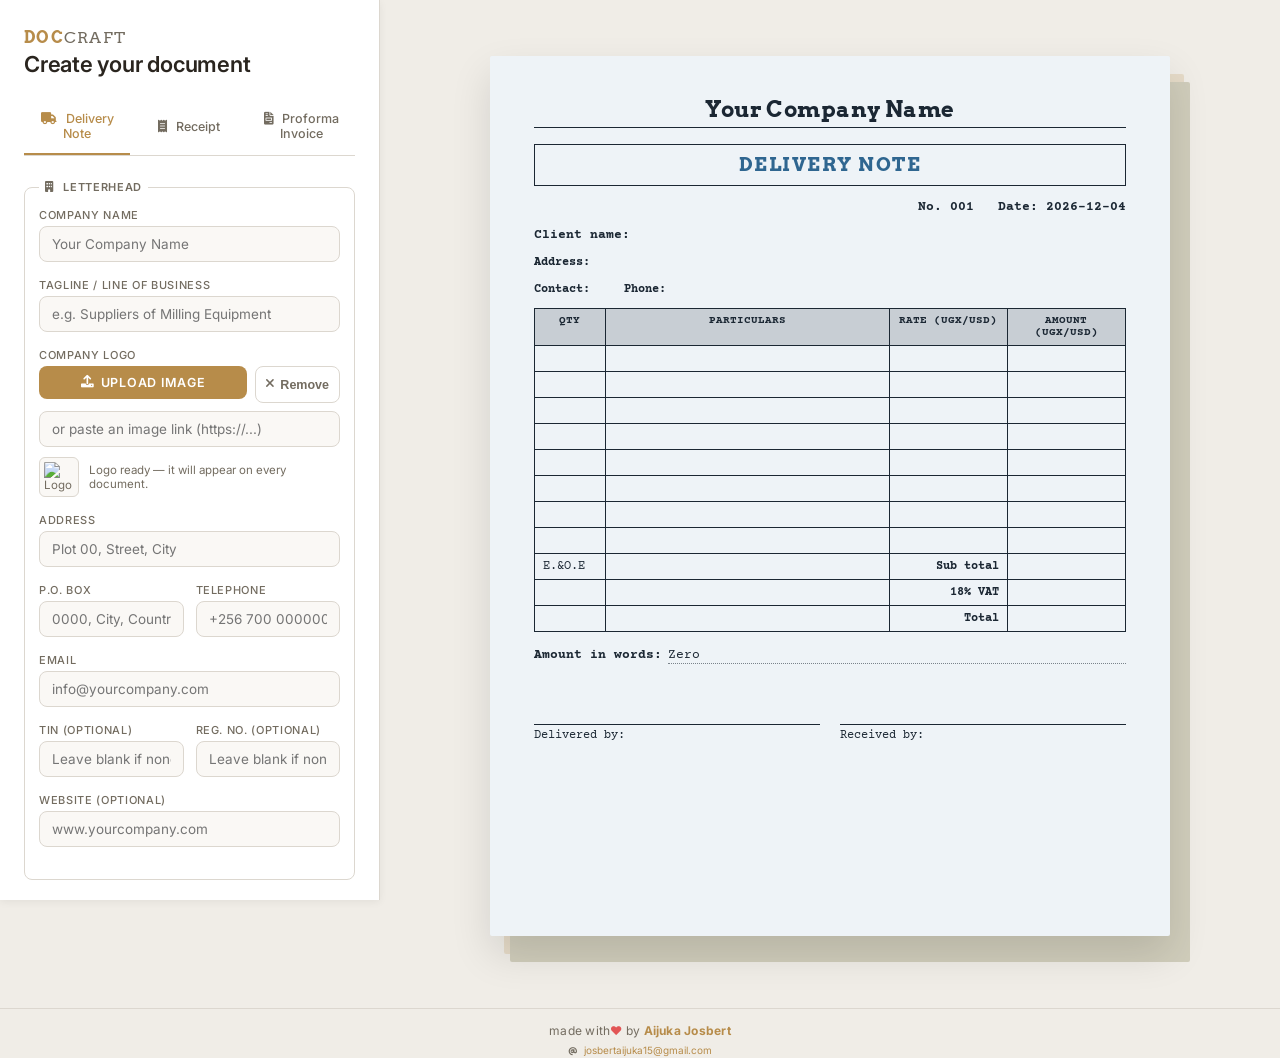
<file: index.html>
<!doctype html>
<html lang="en">

<head>
  <meta charset="UTF-8" />
  <title>
    Document Generator — Free Online Delivery Note, Receipt &amp; Proforma
    Invoice Maker
  </title>
  <meta name="viewport" content="width=device-width, initial-scale=1" />

  <!-- ===== SEO ===== -->
  <meta name="description"
    content="Create professional delivery notes, receipts, and proforma invoices online — free. Add your own logo and brand colors, auto-calculate totals and VAT, and print or save as PDF instantly. Works for any business." />
  <meta name="keywords"
    content="receipt generator, delivery note generator, proforma invoice generator, free invoice maker, printable receipt, online billing tool, receipt maker, invoice maker Uganda" />
  <meta name="robots" content="index, follow" />
  <meta name="author" content="BeyondCode Tech Solutions / Aijuka Josbert" />
  <meta name="theme-color" content="#2F6690" />
  <link rel="canonical" href="https://aijuka-josbert.github.io/onlinereceiptfillables_b/" />
  <link rel="canonical" href="https://onlinedocumentfillment.fwh.is/" />

  <!-- Open Graph -->
  <meta property="og:type" content="website" />
  <meta property="og:site_name" content="Document Generator" />
  <meta property="og:title"
    content="Document Generator — Free Online Delivery Note, Receipt & Proforma Invoice Maker" />
  <meta property="og:description"
    content="Create branded delivery notes, receipts, and proforma invoices online. Your logo, your colors, instant PDF." />
  <meta property="og:url" content="https://aijuka-josbert.github.io/onlinereceiptfillables_b/" />
  <meta property="og:url" content="https://onlinedocumentfillment.fwh.is/" />
  <meta property="og:image" content="./assets/og-image.png" />
  <!-- Tip: add a 1200x630 screenshot of the app at assets/og-image.png so links preview nicely when shared -->

  <!-- Twitter Card -->
  <meta name="twitter:card" content="summary_large_image" />
  <meta name="twitter:title"
    content="Document Generator — Free Online Delivery Note, Receipt & Proforma Invoice Maker" />
  <meta name="twitter:description"
    content="Create branded delivery notes, receipts, and proforma invoices online. Your logo, your colors, instant PDF." />
  <meta name="twitter:image" content="./assets/og-image.png" />

  <!-- Favicon (inline SVG, no extra file needed) -->
  <link rel="icon"
    href="data:image/svg+xml,%3Csvg xmlns='http://www.w3.org/2000/svg' viewBox='0 0 100 100'%3E%3Crect width='100' height='100' rx='18' fill='%232F6690'/%3E%3Cpath d='M28 22h44a4 4 0 0 1 4 4v56l-9-6-9 6-9-6-9 6-9-6-9 6V26a4 4 0 0 1 4-4z' fill='%23fff'/%3E%3Cpath d='M36 38h28M36 48h28M36 58h18' stroke='%232F6690' stroke-width='4' stroke-linecap='round'/%3E%3C/svg%3E" />

  <!-- Structured data -->
  <script type="application/ld+json">
      {
        "@context": "https://schema.org",
        "@type": "WebApplication",
        "name": "Document Generator",
        "description": "Free online tool to create delivery notes, receipts, and proforma invoices with custom logos and brand colors.",
        "applicationCategory": "BusinessApplication",
        "operatingSystem": "Any",
        "offers": { "@type": "Offer", "price": "0", "priceCurrency": "USD" }
      }
    </script>

  <!-- Google Fonts -->
  <link rel="preconnect" href="https://fonts.googleapis.com" />
  <link rel="preconnect" href="https://fonts.gstatic.com" crossorigin />
  <link
    href="https://fonts.googleapis.com/css2?family=Courier+Prime:wght@400;700&family=Arvo:wght@700&family=Inter:opsz@14..32&display=swap"
    rel="stylesheet" />
  <!-- Font Awesome 6 (Free) -->
  <link rel="stylesheet" href="https://cdnjs.cloudflare.com/ajax/libs/font-awesome/6.0.0-beta3/css/all.min.css" />
  <link rel="stylesheet" href="./assets/css/style.css" />
</head>

<body>
  <h1 class="sr-only">
    Free Online Document Generator — Delivery Notes, Receipts and Proforma
    Invoices
  </h1>
  <div class="app" id="app">
    <!-- ===== SIDEBAR ===== -->
    <aside class="sidebar" id="sidebar" aria-label="Document editor">
      <div class="sidebar-header">
        <p class="brand"><strong>Doc</strong>Craft</p>
        <p class="sidebar-title">Create your document</p>
      </div>

      <!-- Tabs -->
      <div class="tabs" id="tabs" role="tablist">
        <button class="tab active" data-doc="dn" role="tab" aria-selected="true">
          <i class="fas fa-truck"></i> Delivery Note
        </button>
        <button class="tab" data-doc="rc" role="tab" aria-selected="false">
          <i class="fas fa-receipt"></i> Receipt
        </button>
        <button class="tab" data-doc="pf" role="tab" aria-selected="false">
          <i class="fas fa-file-invoice"></i> Proforma Invoice
        </button>
      </div>

      <!-- Letterhead -->
      <fieldset>
        <legend><i class="fas fa-building"></i> Letterhead</legend>
        <div class="field-group">
          <label for="hd-name">Company Name</label>
          <input id="hd-name" placeholder="Your Company Name" />
        </div>
        <div class="field-group">
          <label for="hd-tagline">Tagline / Line of Business</label>
          <input id="hd-tagline" placeholder="e.g. Suppliers of Milling Equipment" />
        </div>

        <div class="field-group">
          <label>Company Logo</label>
          <div class="logo-controls">
            <label class="upload-btn" for="hd-logo-file">
              <i class="fas fa-upload"></i> Upload image
              <input type="file" id="hd-logo-file" accept="image/*" hidden />
            </label>
            <button type="button" class="upload-btn ghost" id="hd-logo-clear">
              <i class="fas fa-times"></i> Remove
            </button>
          </div>
          <input id="hd-logo-url" placeholder="or paste an image link (https://...)" style="margin-top: 8px" />
          <div class="logo-preview-row" id="logo-preview-row" hidden>
            <img id="logo-preview" alt="Logo preview" />
            <span>Logo ready — it will appear on every document.</span>
          </div>
        </div>

        <div class="field-group">
          <label for="hd-addr">Address</label>
          <input id="hd-addr" placeholder="Plot 00, Street, City" />
        </div>
        <div class="field-group two-col">
          <div>
            <label for="hd-pobox">P.O. Box</label>
            <input id="hd-pobox" placeholder="0000, City, Country" />
          </div>
          <div>
            <label for="hd-phone">Telephone</label>
            <input id="hd-phone" placeholder="+256 700 000000" />
          </div>
        </div>
        <div class="field-group">
          <label for="hd-email">Email</label>
          <input id="hd-email" placeholder="info@yourcompany.com" />
        </div>
        <div class="field-group two-col">
          <div>
            <label for="hd-tin">TIN (optional)</label>
            <input id="hd-tin" placeholder="Leave blank if none" />
          </div>
          <div>
            <label for="hd-reg">Reg. No. (optional)</label>
            <input id="hd-reg" placeholder="Leave blank if none" />
          </div>
        </div>
        <div class="field-group">
          <label for="hd-web">Website (optional)</label>
          <input id="hd-web" placeholder="www.yourcompany.com" />
        </div>
      </fieldset>

      <!-- Delivery Note -->
      <div id="panel-dn">
        <fieldset>
          <legend><i class="fas fa-file-signature"></i> Delivery Note</legend>
          <div class="field-group two-col">
            <div>
              <label for="dn-no">Document No.</label><input id="dn-no" value="001" />
            </div>
            <div>
              <label for="dn-date">Date</label><input id="dn-date" type="date" />
            </div>
          </div>
          <div class="field-group">
            <label for="dn-client">Client Name</label>
            <input id="dn-client" placeholder="Client name" />
          </div>
          <div class="field-group">
            <label for="dn-client-addr">Client Address</label>
            <input id="dn-client-addr" placeholder="Client address" />
          </div>
          <div class="field-group two-col">
            <div>
              <label for="dn-contact">Contact Person</label><input id="dn-contact" placeholder="Contact person" />
            </div>
            <div>
              <label for="dn-phone">Phone Number</label><input id="dn-phone" placeholder="Phone number" />
            </div>
          </div>
        </fieldset>
        <fieldset>
          <legend><i class="fas fa-list"></i> Items</legend>
          <div id="dn-rows"></div>
          <button class="add-row" id="dn-add-row" type="button">
            <i class="fas fa-plus-circle"></i> Add item
          </button>
        </fieldset>
        <fieldset>
          <legend>
            <i class="fas fa-calculator"></i> Totals &amp; Sign‑off
          </legend>
          <div class="check-row">
            <input type="checkbox" id="dn-vat" />
            <label style="margin: 0" for="dn-vat">Apply 18% VAT</label>
          </div>
          <div class="field-group">
            <label for="dn-words">Amount in words</label>
            <input id="dn-words" placeholder="auto-filled from total" readonly />
          </div>
          <div class="field-group two-col">
            <div>
              <label for="dn-delby">Delivered by</label><input id="dn-delby" />
            </div>
            <div>
              <label for="dn-recby">Received by</label><input id="dn-recby" />
            </div>
          </div>
        </fieldset>
        <fieldset class="appearance-fieldset">
          <legend><i class="fas fa-palette"></i> Delivery Note colors</legend>
          <div class="swatch-row" data-doc="dn"></div>
          <div class="color-pick-row">
            <label class="color-pick">
              <span>Background</span>
              <input type="color" id="dn-c-paper" />
            </label>
            <label class="color-pick">
              <span>Text</span>
              <input type="color" id="dn-c-ink" />
            </label>
            <label class="color-pick">
              <span>Accent</span>
              <input type="color" id="dn-c-accent" />
            </label>
          </div>
          <button class="theme-reset" type="button" data-doc="dn">
            Reset to default colors
          </button>
        </fieldset>
      </div>

      <!-- Receipt -->
      <div id="panel-rc" style="display: none">
        <fieldset>
          <legend><i class="fas fa-receipt"></i> Receipt</legend>
          <div class="field-group two-col">
            <div>
              <label for="rc-no">Receipt No.</label><input id="rc-no" value="001" />
            </div>
            <div>
              <label for="rc-date">Date</label><input id="rc-date" type="date" />
            </div>
          </div>
          <div class="field-group">
            <label for="rc-from">Received From</label>
            <input id="rc-from" placeholder="Client name" />
          </div>
          <div class="field-group">
            <label for="rc-for">Payment Description</label>
            <textarea id="rc-for" placeholder="Description of goods or service"></textarea>
          </div>
          <div class="field-group">
            <label for="rc-method">Payment Method</label>
            <select id="rc-method">
              <option value="Cash">Cash</option>
              <option value="Cheque">Cheque</option>
              <option value="Bank Transfer">Bank Transfer</option>
              <option value="Mobile Money">Mobile Money</option>
            </select>
          </div>
          <div class="field-group two-col">
            <div>
              <label for="rc-cash">Cash / Cheque No.</label>
              <input id="rc-cash" placeholder="Cash" />
            </div>
            <div>
              <label for="rc-bal">Balance</label><input id="rc-bal" placeholder="NIL" />
            </div>
          </div>
          <div class="field-group">
            <label for="rc-amt">Amount (UGX / USD)</label>
            <input id="rc-amt" placeholder="0" inputmode="decimal" />
          </div>
          <div class="field-group">
            <label for="rc-words">Amount in words</label>
            <input id="rc-words" placeholder="auto-filled from amount" readonly />
          </div>
          <div class="field-group">
            <label for="rc-issued">Issued By</label>
            <input id="rc-issued" />
          </div>
        </fieldset>
        <fieldset class="appearance-fieldset">
          <legend><i class="fas fa-palette"></i> Receipt colors</legend>
          <div class="swatch-row" data-doc="rc"></div>
          <div class="color-pick-row">
            <label class="color-pick">
              <span>Background</span>
              <input type="color" id="rc-c-paper" />
            </label>
            <label class="color-pick">
              <span>Text</span>
              <input type="color" id="rc-c-ink" />
            </label>
            <label class="color-pick">
              <span>Accent</span>
              <input type="color" id="rc-c-accent" />
            </label>
          </div>
          <button class="theme-reset" type="button" data-doc="rc">
            Reset to default colors
          </button>
        </fieldset>
      </div>

      <!-- Proforma Invoice -->
      <div id="panel-pf" style="display: none">
        <fieldset>
          <legend>
            <i class="fas fa-file-invoice"></i> Proforma Invoice
          </legend>
          <div class="field-group two-col">
            <div>
              <label for="pf-no">Invoice No.</label><input id="pf-no" value="001" />
            </div>
            <div>
              <label for="pf-date">Date</label><input id="pf-date" type="date" />
            </div>
          </div>
          <div class="field-group">
            <label for="pf-client">M/s (Client)</label>
            <input id="pf-client" placeholder="Client name" />
          </div>
          <div class="field-group">
            <label for="pf-client-addr">Client Address</label>
            <input id="pf-client-addr" placeholder="Client address" />
          </div>
        </fieldset>
        <fieldset>
          <legend><i class="fas fa-list"></i> Items</legend>
          <div id="pf-rows"></div>
          <button class="add-row" id="pf-add-row" type="button">
            <i class="fas fa-plus-circle"></i> Add item
          </button>
          <div class="check-row" style="margin-top: 12px">
            <input type="checkbox" id="pf-vat" />
            <label style="margin: 0" for="pf-vat">Apply 18% VAT</label>
          </div>
        </fieldset>
        <fieldset>
          <legend>
            <i class="fas fa-file-contract"></i> Terms &amp; Contact
          </legend>
          <div class="field-group">
            <label for="pf-terms">Payment Terms</label>
            <input id="pf-terms" value="Cash on delivery" />
          </div>
          <div class="field-group">
            <label for="pf-contact">Contact Information</label>
            <input id="pf-contact" placeholder="Phone number" />
          </div>
          <div class="field-group">
            <label for="pf-words">Amount in words</label>
            <input id="pf-words" placeholder="auto-filled from total" readonly />
          </div>
        </fieldset>
        <fieldset class="appearance-fieldset">
          <legend>
            <i class="fas fa-palette"></i> Proforma Invoice colors
          </legend>
          <div class="swatch-row" data-doc="pf"></div>
          <div class="color-pick-row">
            <label class="color-pick">
              <span>Background</span>
              <input type="color" id="pf-c-paper" />
            </label>
            <label class="color-pick">
              <span>Text</span>
              <input type="color" id="pf-c-ink" />
            </label>
            <label class="color-pick">
              <span>Accent</span>
              <input type="color" id="pf-c-accent" />
            </label>
          </div>
          <button class="theme-reset" type="button" data-doc="pf">
            Reset to default colors
          </button>
        </fieldset>
      </div>

      <!-- Action buttons -->
      <div class="action-row">
        <button class="action-btn" id="btn-today" type="button">
          <i class="fas fa-calendar-day"></i> Today
        </button>
        <button class="action-btn" id="btn-reset" type="button">
          <i class="fas fa-undo-alt"></i> Reset
        </button>
        <button class="action-btn" id="btn-duplicate" type="button">
          <i class="fas fa-copy"></i> Duplicate
        </button>
        <button class="action-btn" id="btn-clear" type="button">
          <i class="fas fa-trash-alt"></i> Clear All
        </button>
      </div>
      <div class="action-row">
        <button class="action-btn" id="btn-dark" type="button">
          <i class="fas fa-moon"></i> Dark / Light UI
        </button>
        <button class="action-btn" id="btn-save" type="button">
          <i class="fas fa-save"></i> Save
        </button>
      </div>

      <button class="print-btn" id="btn-print" type="button">
        <i class="fas fa-print"></i> Print / Save as PDF
      </button>
      <p class="hint">
        Fill the fields on the left — the sheet on the right updates as you
        type. Each document type keeps its own colors so printed copies are
        easy to tell apart at a glance.
        <br /><kbd>Ctrl+P</kbd> print · <kbd>Ctrl+S</kbd> save
      </p>
    </aside>

    <!-- ===== PREVIEW STAGE ===== -->
    <main class="stage" id="stage">
      <div class="paper-wrap">
        <div class="paper" id="paper"></div>
      </div>
    </main>
  </div>
  <div class="footer-credit" style="
        margin-top: 16px;
        padding-top: 12px;
        border-top: 1px solid var(--chrome-line);
        text-align: center;
        font-size: 11px;
        color: var(--chrome-muted);
        line-height: 1.6;
      ">
    <h5 style="
          margin: 0;
          font-weight: 400;
          font-family: &quot;Inter&quot;, sans-serif;
          letter-spacing: 0.02em;
        ">
      made with<span style="color: #e25555">❤</span> by
      <strong style="color: var(--accent)">
        <a href="https://github.com/Aijuka-Josbert" style="color: var(--accent); text-decoration: none">Aijuka
          Josbert</a></strong>
    </h5>
    <p style="margin: 2px 0 0 0; font-size: 10px">
      <i class="fas fa-at" style="margin-right: 4px; font-size: 9px"></i>
      <a href="mailto:josbertaijuka15@gmail.com"
        style="color: var(--accent); text-decoration: none">josbertaijuka15@gmail.com</a>
    </p>
  </div>
  <script src="./assets/js/script.js"></script>
</body>

</html>
</file>
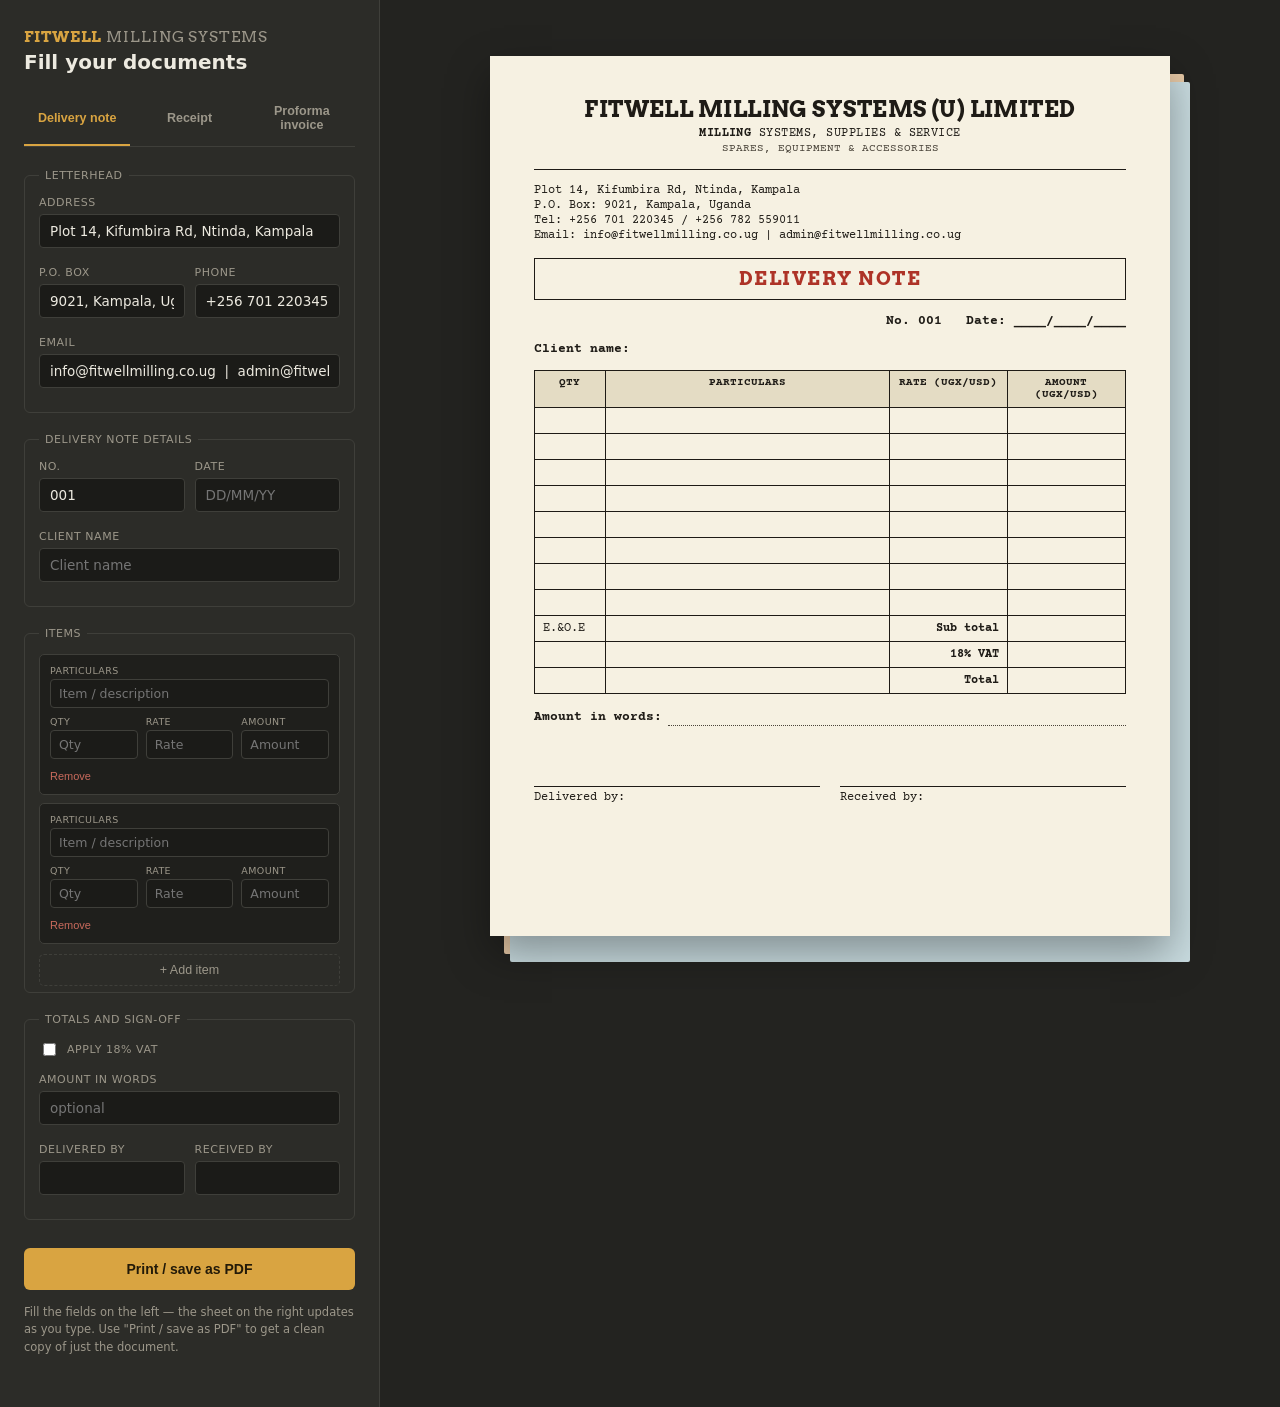
<file: fitwell-documents.html>
<!DOCTYPE html>
<html lang="en">
<head>
<meta charset="UTF-8">
<title>Fitwell Milling Systems — Document Book</title>
<meta name="viewport" content="width=device-width, initial-scale=1">
<link rel="preconnect" href="https://fonts.googleapis.com">
<link href="https://fonts.googleapis.com/css2?family=Courier+Prime:wght@400;700&family=Arvo:wght@700&display=swap" rel="stylesheet">
<style>
  :root{
    --paper:#F6F1E2;
    --paper-shadow-1:#E7C9A6;
    --paper-shadow-2:#C9DCE0;
    --ink:#1E1B16;
    --ink-soft:#4A443A;
    --stamp:#AE3327;
    --rule:#B7AC93;
    --chrome-bg:#232320;
    --chrome-panel:#2C2C28;
    --chrome-line:#3F3F3A;
    --chrome-text:#EDEAE0;
    --chrome-muted:#9C978A;
    --accent:#D9A441;
  }
  *{box-sizing:border-box;}
  body{
    margin:0;
    background:var(--chrome-bg);
    color:var(--chrome-text);
    font-family:'Segoe UI',system-ui,-apple-system,sans-serif;
  }
  .app{
    display:grid;
    grid-template-columns:380px 1fr;
    min-height:100vh;
  }
  .sidebar{
    background:var(--chrome-panel);
    border-right:1px solid var(--chrome-line);
    padding:28px 24px 40px;
    overflow-y:auto;
  }
  .brand{
    font-family:'Arvo',serif;
    font-size:15px;
    letter-spacing:0.06em;
    color:var(--chrome-muted);
    text-transform:uppercase;
    margin:0 0 4px;
  }
  .brand strong{color:var(--accent);}
  h1{
    font-size:20px;
    font-weight:700;
    margin:0 0 20px;
    color:var(--chrome-text);
  }
  .tabs{
    display:flex;
    gap:6px;
    margin-bottom:22px;
    border-bottom:1px solid var(--chrome-line);
    padding-bottom:0;
  }
  .tab{
    flex:1;
    background:transparent;
    border:none;
    color:var(--chrome-muted);
    font-size:12.5px;
    font-weight:600;
    padding:10px 4px 12px;
    cursor:pointer;
    border-bottom:2px solid transparent;
    text-align:center;
  }
  .tab.active{
    color:var(--accent);
    border-bottom-color:var(--accent);
  }
  .field-group{margin-bottom:18px;}
  .field-group.two-col{
    display:grid;
    grid-template-columns:1fr 1fr;
    gap:10px;
  }
  label{
    display:block;
    font-size:11px;
    text-transform:uppercase;
    letter-spacing:0.05em;
    color:var(--chrome-muted);
    margin-bottom:5px;
  }
  input,textarea,select{
    width:100%;
    background:#1B1B18;
    border:1px solid var(--chrome-line);
    color:var(--chrome-text);
    font-size:13.5px;
    padding:8px 10px;
    border-radius:4px;
    font-family:inherit;
  }
  input:focus,textarea:focus,select:focus{
    outline:none;
    border-color:var(--accent);
  }
  textarea{resize:vertical;min-height:56px;}
  fieldset{
    border:1px solid var(--chrome-line);
    border-radius:6px;
    padding:14px 14px 6px;
    margin:0 0 20px;
  }
  legend{
    font-size:11px;
    text-transform:uppercase;
    letter-spacing:0.05em;
    color:var(--chrome-muted);
    padding:0 6px;
  }
  .row-item{
    border:1px solid var(--chrome-line);
    border-radius:5px;
    padding:10px;
    margin-bottom:8px;
    background:#1F1F1C;
  }
  .row-item .row-desc{
    margin-bottom:8px;
  }
  .row-item .row-grid{
    display:grid;
    grid-template-columns:1fr 1fr 1fr;
    gap:8px;
    margin-bottom:6px;
  }
  .row-item input{font-size:12.5px;padding:6px 8px;}
  .row-item .mini-label{
    font-size:9.5px;
    color:var(--chrome-muted);
    text-transform:uppercase;
    letter-spacing:0.04em;
    margin:0 0 3px;
  }
  .remove-row{
    background:none;
    border:none;
    color:#C96A5C;
    font-size:11px;
    cursor:pointer;
    padding:0;
  }
  .add-row{
    width:100%;
    background:transparent;
    border:1px dashed var(--chrome-line);
    color:var(--chrome-muted);
    padding:8px;
    border-radius:5px;
    font-size:12.5px;
    cursor:pointer;
    margin-top:2px;
  }
  .add-row:hover{border-color:var(--accent);color:var(--accent);}
  .check-row{
    display:flex;
    align-items:center;
    gap:8px;
    font-size:12.5px;
    color:var(--chrome-text);
    margin-bottom:14px;
  }
  .check-row input{width:auto;}
  .print-btn{
    width:100%;
    background:var(--accent);
    color:#231A08;
    border:none;
    font-weight:700;
    font-size:14px;
    padding:13px;
    border-radius:6px;
    cursor:pointer;
    margin-top:8px;
  }
  .print-btn:hover{filter:brightness(1.08);}
  .hint{
    font-size:11.5px;
    color:var(--chrome-muted);
    line-height:1.5;
    margin-top:14px;
  }

  .stage{
    display:flex;
    justify-content:center;
    align-items:flex-start;
    padding:56px 40px;
    overflow-x:auto;
  }
  .paper-wrap{
    position:relative;
    width:680px;
    flex-shrink:0;
  }
  .paper-wrap::before,.paper-wrap::after{
    content:"";
    position:absolute;
    top:10px; left:8px; right:-8px; bottom:-10px;
    border-radius:2px;
    z-index:0;
  }
  .paper-wrap::before{
    background:var(--paper-shadow-1);
    transform:translate(6px,8px);
  }
  .paper-wrap::after{
    background:var(--paper-shadow-2);
    transform:translate(12px,16px);
  }
  .paper{
    position:relative;
    z-index:1;
    background:var(--paper);
    color:var(--ink);
    padding:40px 44px 48px;
    font-family:'Courier Prime',monospace;
    box-shadow:0 18px 40px rgba(0,0,0,0.35);
    min-height:880px;
  }
  .co-name{
    font-family:'Arvo',serif;
    font-size:22px;
    font-weight:700;
    text-align:center;
    letter-spacing:0.02em;
    margin:0 0 4px;
  }
  .co-tag{
    text-align:center;
    font-size:12px;
    letter-spacing:0.04em;
    margin:0 0 2px;
  }
  .co-tag b{font-weight:700;}
  .co-sub{
    text-align:center;
    font-size:11px;
    color:var(--ink-soft);
    margin:0 0 14px;
  }
  .hr{
    border:none;
    border-top:1.5px solid var(--ink);
    margin:0 0 14px;
  }
  .addr-block p{
    margin:0 0 2px;
    font-size:11.5px;
  }
  .title-box{
    border:1.5px solid var(--ink);
    text-align:center;
    padding:8px 0;
    margin:16px 0 14px;
  }
  .title-box span{
    font-family:'Arvo',serif;
    font-weight:700;
    font-size:19px;
    color:var(--stamp);
    letter-spacing:0.08em;
  }
  .meta-row{
    display:flex;
    justify-content:flex-end;
    gap:24px;
    font-size:12.5px;
    font-weight:700;
    margin-bottom:14px;
  }
  .client-row{
    font-size:13px;
    margin-bottom:14px;
  }
  .client-row b{font-weight:700;}
  table.doc-table{
    width:100%;
    border-collapse:collapse;
    margin-bottom:16px;
  }
  table.doc-table th,table.doc-table td{
    border:1px solid var(--ink);
    padding:6px 8px;
    font-size:11.5px;
    vertical-align:top;
  }
  table.doc-table th{
    background:#E4DCC4;
    text-align:center;
    font-size:10.5px;
    text-transform:uppercase;
  }
  table.doc-table td.num{text-align:center;}
  table.doc-table td.right{text-align:right;}
  .fill-line{
    font-size:12.5px;
    margin:0 0 12px;
    display:flex;
    gap:6px;
  }
  .fill-line b{white-space:nowrap;}
  .fill-line .under{
    flex:1;
    border-bottom:1px dotted var(--ink-soft);
    min-height:16px;
  }
  .sig-grid{
    display:grid;
    grid-template-columns:1fr 1fr;
    gap:20px;
    margin-top:34px;
    font-size:12px;
  }
  .sig-line{
    border-top:1px solid var(--ink);
    margin-top:26px;
    padding-top:4px;
  }
  .paper-footer{
    text-align:center;
    font-size:10.5px;
    font-style:italic;
    color:var(--ink-soft);
    margin-top:18px;
  }

  @media print{
    body{background:#fff;}
    .sidebar,.stage{padding:0;}
    .app{display:block;}
    .sidebar{display:none;}
    .stage{padding:0;justify-content:flex-start;}
    .paper-wrap::before,.paper-wrap::after{display:none;}
    .paper{box-shadow:none;width:100%;min-height:0;}
  }
</style>
</head>
<body>
<div class="app">
  <div class="sidebar">
    <p class="brand"><strong>Fitwell</strong> Milling Systems</p>
    <h1>Fill your documents</h1>

    <div class="tabs">
      <button class="tab active" data-doc="dn">Delivery note</button>
      <button class="tab" data-doc="rc">Receipt</button>
      <button class="tab" data-doc="pf">Proforma invoice</button>
    </div>

    <fieldset>
      <legend>Letterhead</legend>
      <div class="field-group">
        <label>Address</label>
        <input id="hd-addr" value="Plot 14, Kifumbira Rd, Ntinda, Kampala">
      </div>
      <div class="field-group two-col">
        <div>
          <label>P.O. Box</label>
          <input id="hd-pobox" value="9021, Kampala, Uganda">
        </div>
        <div>
          <label>Phone</label>
          <input id="hd-phone" value="+256 701 220345 / +256 782 559011">
        </div>
      </div>
      <div class="field-group">
        <label>Email</label>
        <input id="hd-email" value="info@fitwellmilling.co.ug  |  admin@fitwellmilling.co.ug">
      </div>
    </fieldset>

    <div id="panel-dn">
      <fieldset>
        <legend>Delivery note details</legend>
        <div class="field-group two-col">
          <div><label>No.</label><input id="dn-no" value="001"></div>
          <div><label>Date</label><input id="dn-date" placeholder="DD/MM/YY"></div>
        </div>
        <div class="field-group">
          <label>Client name</label>
          <input id="dn-client" placeholder="Client name">
        </div>
      </fieldset>
      <fieldset>
        <legend>Items</legend>
        <div id="dn-rows"></div>
        <button class="add-row" onclick="addRow('dn')">+ Add item</button>
      </fieldset>
      <fieldset>
        <legend>Totals and sign-off</legend>
        <div class="check-row">
          <input type="checkbox" id="dn-vat">
          <label style="margin:0;">Apply 18% VAT</label>
        </div>
        <div class="field-group">
          <label>Amount in words</label>
          <input id="dn-words" placeholder="optional">
        </div>
        <div class="field-group two-col">
          <div><label>Delivered by</label><input id="dn-delby"></div>
          <div><label>Received by</label><input id="dn-recby"></div>
        </div>
      </fieldset>
    </div>

    <div id="panel-rc" style="display:none;">
      <fieldset>
        <legend>Receipt details</legend>
        <div class="field-group two-col">
          <div><label>No.</label><input id="rc-no" value="001"></div>
          <div><label>Date</label><input id="rc-date" placeholder="DD/MM/YY"></div>
        </div>
        <div class="field-group">
          <label>Received with thanks from</label>
          <input id="rc-from" placeholder="Client name">
        </div>
        <div class="field-group">
          <label>Being payment of</label>
          <textarea id="rc-for" placeholder="Description of goods or service"></textarea>
        </div>
        <div class="field-group">
          <label>Amount in words</label>
          <input id="rc-words" placeholder="e.g. Five hundred thousand shillings only">
        </div>
        <div class="field-group two-col">
          <div><label>Cash / cheque no.</label><input id="rc-cash" value="Cash"></div>
          <div><label>Balance</label><input id="rc-bal" value="NIL"></div>
        </div>
        <div class="field-group">
          <label>Amount (UGX / USD)</label>
          <input id="rc-amt" placeholder="0">
        </div>
        <div class="field-group">
          <label>Issued by</label>
          <input id="rc-issued">
        </div>
      </fieldset>
    </div>

    <div id="panel-pf" style="display:none;">
      <fieldset>
        <legend>Proforma invoice details</legend>
        <div class="field-group two-col">
          <div><label>No.</label><input id="pf-no" value="001"></div>
          <div><label>Date</label><input id="pf-date" placeholder="DD/MM/YY"></div>
        </div>
        <div class="field-group">
          <label>M/s (client)</label>
          <input id="pf-client" placeholder="Client name">
        </div>
      </fieldset>
      <fieldset>
        <legend>Items</legend>
        <div id="pf-rows"></div>
        <button class="add-row" onclick="addRow('pf')">+ Add item</button>
        <div class="check-row" style="margin-top:12px;">
          <input type="checkbox" id="pf-vat">
          <label style="margin:0;">Apply 18% VAT</label>
        </div>
      </fieldset>
      <fieldset>
        <legend>Terms</legend>
        <div class="field-group">
          <label>Payment terms</label>
          <input id="pf-terms" value="Cash on delivery">
        </div>
        <div class="field-group">
          <label>Contact</label>
          <input id="pf-contact" placeholder="Phone number">
        </div>
      </fieldset>
    </div>

    <button class="print-btn" onclick="window.print()">Print / save as PDF</button>
    <p class="hint">Fill the fields on the left — the sheet on the right updates as you type. Use "Print / save as PDF" to get a clean copy of just the document.</p>
  </div>

  <div class="stage">
    <div class="paper-wrap">
      <div class="paper" id="paper"></div>
    </div>
  </div>
</div>

<script>
let activeDoc = 'dn';
const state = {
  dn: { rows: [{qty:'',desc:'',rate:'',amt:''},{qty:'',desc:'',rate:'',amt:''}] },
  pf: { rows: [{qty:'',desc:'',rate:'',amt:''}] }
};

function addRow(doc){
  state[doc].rows.push({qty:'',desc:'',rate:'',amt:''});
  renderRows(doc);
  renderPreview();
}
function removeRow(doc, idx){
  state[doc].rows.splice(idx,1);
  renderRows(doc);
  renderPreview();
}

function renderRows(doc){
  const container = document.getElementById(doc+'-rows');
  container.innerHTML = '';
  state[doc].rows.forEach((r, idx)=>{
    const div = document.createElement('div');
    div.className = 'row-item';
    div.innerHTML = `
      <div class="row-desc">
        <p class="mini-label">Particulars</p>
        <input placeholder="Item / description" value="${r.desc||''}" oninput="state.${doc}.rows[${idx}].desc=this.value;renderPreview()">
      </div>
      <div class="row-grid">
        <div>
          <p class="mini-label">Qty</p>
          <input placeholder="Qty" value="${r.qty||''}" oninput="state.${doc}.rows[${idx}].qty=this.value;renderPreview()">
        </div>
        <div>
          <p class="mini-label">Rate</p>
          <input placeholder="Rate" value="${r.rate||''}" oninput="state.${doc}.rows[${idx}].rate=this.value;renderPreview()">
        </div>
        <div>
          <p class="mini-label">Amount</p>
          <input placeholder="Amount" value="${r.amt||''}" oninput="state.${doc}.rows[${idx}].amt=this.value;renderPreview()">
        </div>
      </div>
      <button class="remove-row" onclick="removeRow('${doc}',${idx})">Remove</button>`;
    container.appendChild(div);
  });
}

function val(id){ return document.getElementById(id).value; }
function esc(s){ return (s||'').replace(/&/g,'&amp;').replace(/</g,'&lt;'); }

function padRows(rows, minCount, cols){
  const out = rows.slice();
  while(out.length < minCount) out.push({});
  return out;
}

function num(v){
  const n = parseFloat((v||'').toString().replace(/,/g,''));
  return isNaN(n) ? 0 : n;
}
function fmt(n){
  return n ? n.toLocaleString('en-US') : '';
}

function renderPreview(){
  const addr = esc(val('hd-addr'));
  const pobox = esc(val('hd-pobox'));
  const phone = esc(val('hd-phone'));
  const email = esc(val('hd-email'));

  const header = `
    <p class="co-name">FITWELL MILLING SYSTEMS (U) LIMITED</p>
    <p class="co-tag"><b>MILLING</b> SYSTEMS, SUPPLIES &amp; SERVICE</p>
    <p class="co-sub">SPARES, EQUIPMENT &amp; ACCESSORIES</p>
    <hr class="hr">
    <div class="addr-block">
      <p>${addr}</p>
      <p>P.O. Box: ${pobox}</p>
      <p>Tel: ${phone}</p>
      <p>Email: ${email}</p>
    </div>`;

  let body = '';
  if(activeDoc==='dn'){
    const applyVat = document.getElementById('dn-vat').checked;
    const rowsCalc = state.dn.rows.map(r=>{
      const q = num(r.qty), rate = num(r.rate);
      const amt = r.amt ? num(r.amt) : (q && rate ? q*rate : 0);
      return {...r, amt};
    });
    const subtotal = rowsCalc.reduce((s,r)=>s+(r.amt||0),0);
    const vat = applyVat ? subtotal*0.18 : 0;
    const total = subtotal + vat;
    const rows = padRows(rowsCalc, 8);
    let rowsHtml = rows.map(r=>`
      <tr>
        <td class="num">${esc(r.qty)||'&nbsp;'}</td>
        <td>${esc(r.desc)||'&nbsp;'}</td>
        <td class="right">${r.rate?esc(r.rate):'&nbsp;'}</td>
        <td class="right">${r.amt?fmt(r.amt):'&nbsp;'}</td>
      </tr>`).join('');
    body = `
      <div class="title-box"><span>DELIVERY NOTE</span></div>
      <div class="meta-row"><span>No. ${esc(val('dn-no'))}</span><span>Date: ${esc(val('dn-date'))||'____/____/____'}</span></div>
      <p class="client-row"><b>Client name:</b> ${esc(val('dn-client'))||'&nbsp;'}</p>
      <table class="doc-table">
        <tr><th style="width:12%">Qty</th><th style="width:48%">Particulars</th><th style="width:20%">Rate (UGX/USD)</th><th style="width:20%">Amount (UGX/USD)</th></tr>
        ${rowsHtml}
        <tr><td>E.&amp;O.E</td><td></td><td style="font-weight:700;text-align:right;">Sub total</td><td class="right">${fmt(subtotal)}</td></tr>
        <tr><td></td><td></td><td style="font-weight:700;text-align:right;">18% VAT</td><td class="right">${fmt(vat)}</td></tr>
        <tr><td></td><td></td><td style="font-weight:700;text-align:right;">Total</td><td class="right">${fmt(total)}</td></tr>
      </table>
      <p class="fill-line"><b>Amount in words:</b><span class="under">${esc(val('dn-words'))}</span></p>
      <div class="sig-grid">
        <div><div class="sig-line">Delivered by: ${esc(val('dn-delby'))}</div></div>
        <div><div class="sig-line">Received by: ${esc(val('dn-recby'))}</div></div>
      </div>`;
  } else if(activeDoc==='rc'){
    body = `
      <div class="title-box"><span>RECEIPT</span></div>
      <div class="meta-row"><span>No. ${esc(val('rc-no'))}</span><span>Date: ${esc(val('rc-date'))||'____/____/____'}</span></div>
      <p class="fill-line"><b>Received with thanks from:</b><span class="under">${esc(val('rc-from'))}</span></p>
      <p class="fill-line"><b>Being payment of:</b><span class="under">${esc(val('rc-for'))}</span></p>
      <p class="fill-line"><b>Amount in words:</b><span class="under">${esc(val('rc-words'))}</span></p>
      <p class="fill-line"><b>Cash / cheque no.:</b><span class="under">${esc(val('rc-cash'))}</span><b style="margin-left:20px;">Balance:</b><span class="under">${esc(val('rc-bal'))}</span></p>
      <p class="fill-line" style="font-size:16px;font-weight:700;"><b>UgShs / USD:</b><span class="under">${esc(val('rc-amt'))}</span></p>
      <div class="sig-grid">
        <div><div class="sig-line">Issued by: ${esc(val('rc-issued'))}</div></div>
        <div><div class="sig-line">Signature</div></div>
      </div>`;
  } else {
    const applyVat = document.getElementById('pf-vat').checked;
    const rows = state.pf.rows.map(r=>{
      const q = num(r.qty), rate = num(r.rate);
      const amt = r.amt ? num(r.amt) : (q && rate ? q*rate : 0);
      return {...r, amt};
    });
    const subtotal = rows.reduce((s,r)=>s+(r.amt||0),0);
    const vat = applyVat ? subtotal*0.18 : 0;
    const total = subtotal + vat;
    const padded = padRows(rows, 6);
    let rowsHtml = padded.map(r=>`
      <tr>
        <td class="num">${esc(r.qty)||'&nbsp;'}</td>
        <td>${esc(r.desc)||'&nbsp;'}</td>
        <td class="right">${r.rate?esc(r.rate):'&nbsp;'}</td>
        <td class="right">${r.amt?fmt(r.amt):'&nbsp;'}</td>
      </tr>`).join('');
    body = `
      <div class="title-box"><span>PROFORMA INVOICE</span></div>
      <div class="meta-row"><span>No. ${esc(val('pf-no'))}</span><span>Date: ${esc(val('pf-date'))||'____/____/____'}</span></div>
      <p class="client-row"><b>M/s:</b> ${esc(val('pf-client'))||'&nbsp;'}</p>
      <table class="doc-table">
        <tr><th style="width:14%">Qty</th><th style="width:46%">Particulars</th><th style="width:20%">Rate</th><th style="width:20%">Amount</th></tr>
        ${rowsHtml}
        <tr><td></td><td style="font-size:10.5px;">Terms: ${esc(val('pf-terms'))}. Contact: ${esc(val('pf-contact'))}</td><td style="font-weight:700;text-align:right;">Sub total</td><td class="right">${fmt(subtotal)}</td></tr>
        <tr><td></td><td></td><td style="font-weight:700;text-align:right;">18% VAT</td><td class="right">${fmt(vat)}</td></tr>
        <tr><td>E.&amp;O.E</td><td></td><td style="font-weight:700;text-align:right;">Total</td><td class="right">${fmt(total)}</td></tr>
      </table>
      <p class="paper-footer">Goods once sold are not returnable.</p>
      <div class="sig-grid">
        <div></div>
        <div><div class="sig-line">Signature</div></div>
      </div>`;
  }

  document.getElementById('paper').innerHTML = header + body;
}

document.querySelectorAll('.tab').forEach(tab=>{
  tab.addEventListener('click', ()=>{
    document.querySelectorAll('.tab').forEach(t=>t.classList.remove('active'));
    tab.classList.add('active');
    activeDoc = tab.dataset.doc;
    document.getElementById('panel-dn').style.display = activeDoc==='dn' ? 'block':'none';
    document.getElementById('panel-rc').style.display = activeDoc==='rc' ? 'block':'none';
    document.getElementById('panel-pf').style.display = activeDoc==='pf' ? 'block':'none';
    renderPreview();
  });
});

document.querySelectorAll('input, textarea').forEach(el=>{
  el.addEventListener('input', renderPreview);
});
document.getElementById('pf-vat').addEventListener('change', renderPreview);
document.getElementById('dn-vat').addEventListener('change', renderPreview);

renderRows('dn');
renderRows('pf');
renderPreview();
</script>
</body>
</html>
</file>
<file: assets/css/style.css>
/* ============================================================
   Document Generator — Stylesheet
   Two independent theming layers:
   1. --chrome-*  → the app UI (sidebar), toggled light/dark
   2. --doc-*     → the printed document itself, one palette per
                    document type (Delivery Note / Receipt / Proforma),
                    fully customizable per document via the Appearance
                    panel and stored in localStorage.
   ============================================================ */

:root {
  /* ---- App chrome (UI) ---- */
  --chrome-bg: #f0ede7;
  --chrome-panel: #ffffff;
  --chrome-line: #dcd7cf;
  --chrome-text: #2a251f;
  --chrome-muted: #736c60;
  --accent: #b78c4a;
  --input-bg: #faf8f5;
  --shadow-sm: 0 2px 8px rgba(0, 0, 0, 0.06);
  --radius: 8px;

  /* ---- Document paper (defaults — overridden per doc by JS) ---- */
  --doc-paper: #f8f3e9;
  --doc-ink: #1e1b16;
  --doc-ink-soft: #4a443a;
  --doc-stamp: #a53f2f;
  --doc-rule: #b7ac93;
  --paper-shadow-1: #e6dbc8;
  --paper-shadow-2: #d0cdbb;
}
body.dark {
  --chrome-bg: #1a1816;
  --chrome-panel: #26231e;
  --chrome-line: #3a3530;
  --chrome-text: #edeae0;
  --chrome-muted: #9c978a;
  --accent: #d9a441;
  --input-bg: #2e2a24;
  --shadow-sm: 0 2px 8px rgba(0, 0, 0, 0.3);
  --paper-shadow-1: #0f0e0a;
  --paper-shadow-2: #1a1812;
}

/* ===== Reset & Base ===== */
* {
  box-sizing: border-box;
  margin: 0;
  padding: 0;
}
.sr-only {
  position: absolute;
  width: 1px;
  height: 1px;
  overflow: hidden;
  clip: rect(0 0 0 0);
  white-space: nowrap;
}
body {
  margin: 0;
  background: var(--chrome-bg);
  color: var(--chrome-text);
  font-family:
    "Inter",
    "Segoe UI",
    system-ui,
    -apple-system,
    sans-serif;
  transition:
    background 0.25s,
    color 0.25s;
}
.app {
  display: grid;
  grid-template-columns: 380px 1fr;
  min-height: 100vh;
}

/* ===== Sidebar ===== */
.sidebar {
  background: var(--chrome-panel);
  border-right: 1px solid var(--chrome-line);
  padding: 28px 24px 40px;
  overflow-y: auto;
  max-height: 100vh;
  position: sticky;
  top: 0;
  box-shadow: var(--shadow-sm);
}
.sidebar-header {
  margin-bottom: 24px;
}
.brand {
  font-family: "Arvo", serif;
  font-size: 16px;
  letter-spacing: 0.08em;
  color: var(--chrome-muted);
  text-transform: uppercase;
  margin: 0 0 4px;
}
.brand strong {
  color: var(--accent);
}
.sidebar-title {
  font-size: 22px;
  font-weight: 600;
  margin: 0;
  color: var(--chrome-text);
  letter-spacing: -0.01em;
}
.tabs {
  display: flex;
  gap: 6px;
  margin-bottom: 24px;
  border-bottom: 1px solid var(--chrome-line);
}
.tab {
  flex: 1;
  background: transparent;
  border: none;
  color: var(--chrome-muted);
  font-size: 12.5px;
  font-weight: 500;
  padding: 10px 4px 12px;
  cursor: pointer;
  border-bottom: 2px solid transparent;
  text-align: center;
  transition:
    color 0.2s,
    border-color 0.2s;
  font-family: inherit;
}
.tab i {
  margin-right: 6px;
}
.tab.active {
  color: var(--accent);
  border-bottom-color: var(--accent);
}
.tab:hover {
  color: var(--chrome-text);
}
.field-group {
  margin-bottom: 16px;
}
.field-group.two-col {
  display: grid;
  grid-template-columns: 1fr 1fr;
  gap: 12px;
}
label {
  display: block;
  font-size: 11px;
  text-transform: uppercase;
  letter-spacing: 0.06em;
  color: var(--chrome-muted);
  margin-bottom: 4px;
  font-weight: 500;
}
input,
textarea,
select {
  width: 100%;
  background: var(--input-bg);
  border: 1px solid var(--chrome-line);
  color: var(--chrome-text);
  font-size: 13.5px;
  padding: 9px 12px;
  border-radius: var(--radius);
  font-family: inherit;
  transition:
    border-color 0.2s,
    box-shadow 0.2s;
}
input:focus,
textarea:focus,
select:focus {
  outline: none;
  border-color: var(--accent);
  box-shadow: 0 0 0 3px rgba(183, 140, 74, 0.15);
}
input[readonly] {
  opacity: 0.85;
  cursor: default;
}
textarea {
  resize: vertical;
  min-height: 56px;
}
fieldset {
  border: 1px solid var(--chrome-line);
  border-radius: var(--radius);
  padding: 14px 14px 16px;
  margin: 0 0 20px;
  background: var(--chrome-panel);
}
legend {
  font-size: 11px;
  text-transform: uppercase;
  letter-spacing: 0.06em;
  color: var(--chrome-muted);
  padding: 0 6px;
  font-weight: 600;
}
legend i {
  margin-right: 6px;
}

/* ===== Logo upload ===== */
.logo-controls {
  display: flex;
  gap: 8px;
  flex-wrap: wrap;
}
.upload-btn {
  flex: 1;
  display: inline-flex;
  align-items: center;
  justify-content: center;
  gap: 6px;
  background: var(--accent);
  color: #fff;
  border: none;
  font-size: 12.5px;
  font-weight: 600;
  padding: 9px 10px;
  border-radius: var(--radius);
  cursor: pointer;
  transition: filter 0.2s;
}
.upload-btn:hover {
  filter: brightness(1.08);
}
.upload-btn.ghost {
  background: transparent;
  color: var(--chrome-muted);
  border: 1px solid var(--chrome-line);
  flex: 0 0 auto;
}
.upload-btn.ghost:hover {
  color: var(--chrome-text);
  border-color: var(--chrome-muted);
}
.logo-preview-row {
  display: flex;
  align-items: center;
  gap: 10px;
  margin-top: 10px;
  font-size: 11.5px;
  color: var(--chrome-muted);
}
.logo-preview-row img {
  width: 40px;
  height: 40px;
  object-fit: contain;
  background: var(--input-bg);
  border: 1px solid var(--chrome-line);
  border-radius: 6px;
  padding: 4px;
}

/* ===== Item rows ===== */
.row-item {
  border: 1px solid var(--chrome-line);
  border-radius: var(--radius);
  padding: 12px;
  margin-bottom: 8px;
  background: var(--input-bg);
  transition: background 0.2s;
}
.row-item:hover {
  background: var(--chrome-panel);
}
.row-item .row-desc {
  margin-bottom: 8px;
}
.row-item .row-grid {
  display: grid;
  grid-template-columns: 1fr 1fr 1fr;
  gap: 8px;
  margin-bottom: 6px;
}
.row-item input {
  font-size: 12.5px;
  padding: 6px 8px;
}
.row-item .mini-label {
  font-size: 9.5px;
  color: var(--chrome-muted);
  text-transform: uppercase;
  letter-spacing: 0.04em;
  margin: 0 0 3px;
}
.remove-row {
  background: none;
  border: none;
  color: #b85c4a;
  font-size: 11px;
  cursor: pointer;
  padding: 0;
  transition: color 0.2s;
}
.remove-row:hover {
  color: #9a3e2e;
  text-decoration: underline;
}
.add-row {
  width: 100%;
  background: transparent;
  border: 1px dashed var(--chrome-line);
  color: var(--chrome-muted);
  padding: 10px;
  border-radius: var(--radius);
  font-size: 12.5px;
  cursor: pointer;
  margin-top: 2px;
  transition: all 0.2s;
  font-family: inherit;
}
.add-row i {
  margin-right: 6px;
}
.add-row:hover {
  border-color: var(--accent);
  color: var(--accent);
  background: rgba(183, 140, 74, 0.05);
}
.check-row {
  display: flex;
  align-items: center;
  gap: 8px;
  font-size: 12.5px;
  color: var(--chrome-text);
  margin-bottom: 14px;
}
.check-row input {
  width: auto;
}

/* ===== Appearance / theme picker ===== */
.appearance-fieldset {
  background: var(--input-bg);
}
.swatch-row {
  display: flex;
  flex-wrap: wrap;
  gap: 8px;
  margin-bottom: 14px;
}
.swatch {
  width: 28px;
  height: 28px;
  border-radius: 50%;
  border: 2px solid var(--chrome-panel);
  outline: 1px solid var(--chrome-line);
  cursor: pointer;
  padding: 0;
  transition:
    transform 0.15s,
    outline-color 0.15s;
}
.swatch:hover {
  transform: scale(1.12);
}
.swatch.active {
  outline: 2px solid var(--chrome-text);
  outline-offset: 1px;
}
.color-pick-row {
  display: flex;
  gap: 10px;
  margin-bottom: 12px;
}
.color-pick {
  flex: 1;
  display: flex;
  flex-direction: column;
  align-items: center;
  gap: 4px;
}
.color-pick span {
  font-size: 10px;
  text-transform: uppercase;
  letter-spacing: 0.05em;
  color: var(--chrome-muted);
}
.color-pick input[type="color"] {
  width: 100%;
  height: 32px;
  padding: 2px;
  cursor: pointer;
}
.theme-reset {
  width: 100%;
  background: transparent;
  border: 1px solid var(--chrome-line);
  color: var(--chrome-muted);
  padding: 8px;
  border-radius: var(--radius);
  font-size: 11.5px;
  cursor: pointer;
  font-family: inherit;
  transition: all 0.2s;
}
.theme-reset:hover {
  color: var(--chrome-text);
  border-color: var(--chrome-muted);
}

/* ===== Action buttons ===== */
.action-row {
  display: flex;
  gap: 8px;
  margin-bottom: 10px;
  flex-wrap: wrap;
}
.action-btn {
  flex: 1 1 auto;
  background: var(--chrome-line);
  border: none;
  color: var(--chrome-text);
  font-size: 12px;
  padding: 8px 6px;
  border-radius: var(--radius);
  cursor: pointer;
  transition:
    background 0.2s,
    transform 0.1s;
  font-family: inherit;
  font-weight: 500;
}
.action-btn i {
  margin-right: 4px;
}
.action-btn:hover {
  background: #b0a89a;
  transform: translateY(-1px);
}
.print-btn {
  width: 100%;
  background: var(--accent);
  color: #fff;
  border: none;
  font-weight: 600;
  font-size: 14px;
  padding: 14px;
  border-radius: var(--radius);
  cursor: pointer;
  margin-top: 8px;
  transition:
    background 0.2s,
    transform 0.1s;
  font-family: inherit;
}
.print-btn i {
  margin-right: 8px;
}
.print-btn:hover {
  filter: brightness(1.08);
  transform: translateY(-2px);
}
.hint {
  font-size: 11.5px;
  color: var(--chrome-muted);
  line-height: 1.6;
  margin-top: 14px;
}
.hint kbd {
  background: var(--chrome-line);
  padding: 2px 8px;
  border-radius: 3px;
  font-size: 11px;
  font-family: inherit;
}

/* ===== Preview Stage ===== */
.stage {
  display: flex;
  justify-content: center;
  align-items: flex-start;
  padding: 56px 40px;
  overflow-x: auto;
  background: var(--chrome-bg);
}
.paper-wrap {
  position: relative;
  width: 680px;
  flex-shrink: 0;
}
.paper-wrap::before,
.paper-wrap::after {
  content: "";
  position: absolute;
  top: 10px;
  left: 8px;
  right: -8px;
  bottom: -10px;
  border-radius: 2px;
  z-index: 0;
}
.paper-wrap::before {
  background: var(--paper-shadow-1);
  transform: translate(6px, 8px);
}
.paper-wrap::after {
  background: var(--paper-shadow-2);
  transform: translate(12px, 16px);
}
.paper {
  position: relative;
  z-index: 1;
  background: var(--doc-paper);
  color: var(--doc-ink);
  padding: 40px 44px 48px;
  font-family: "Courier Prime", monospace;
  box-shadow: 0 18px 40px rgba(0, 0, 0, 0.12);
  min-height: 880px;
  transition:
    background 0.25s,
    color 0.25s;
  border-radius: 2px;
}
.co-logo {
  display: block;
  max-height: 64px;
  max-width: 220px;
  margin: 0 auto 10px;
  object-fit: contain;
}
.co-name {
  font-family: "Arvo", serif;
  font-size: 22px;
  font-weight: 700;
  text-align: center;
  letter-spacing: 0.02em;
  margin: 0 0 4px;
}
.co-tag {
  text-align: center;
  font-size: 12px;
  letter-spacing: 0.04em;
  margin: 0 0 14px;
  color: var(--doc-ink-soft);
}
.hr {
  border: none;
  border-top: 1.5px solid var(--doc-ink);
  margin: 0 0 14px;
}
.addr-block p {
  margin: 0 0 2px;
  font-size: 11.5px;
}
.title-box {
  border: 1.5px solid var(--doc-ink);
  text-align: center;
  padding: 8px 0;
  margin: 16px 0 14px;
}
.title-box span {
  font-family: "Arvo", serif;
  font-weight: 700;
  font-size: 19px;
  color: var(--doc-stamp);
  letter-spacing: 0.08em;
}
.meta-row {
  display: flex;
  justify-content: flex-end;
  gap: 24px;
  font-size: 12.5px;
  font-weight: 700;
  margin-bottom: 14px;
}
.client-row {
  font-size: 13px;
  margin-bottom: 14px;
}
.client-row b {
  font-weight: 700;
}
table.doc-table {
  width: 100%;
  border-collapse: collapse;
  margin-bottom: 16px;
}
table.doc-table th,
table.doc-table td {
  border: 1px solid var(--doc-ink);
  padding: 6px 8px;
  font-size: 11.5px;
  vertical-align: top;
}
table.doc-table th {
  background: var(--doc-rule);
  text-align: center;
  font-size: 10.5px;
  text-transform: uppercase;
}
table.doc-table td.num {
  text-align: center;
}
table.doc-table td.right {
  text-align: right;
}
.fill-line {
  font-size: 12.5px;
  margin: 0 0 12px;
  display: flex;
  gap: 6px;
}
.fill-line b {
  white-space: nowrap;
}
.fill-line .under {
  flex: 1;
  border-bottom: 1px dotted var(--doc-ink-soft);
  min-height: 16px;
}
.sig-grid {
  display: grid;
  grid-template-columns: 1fr 1fr;
  gap: 20px;
  margin-top: 34px;
  font-size: 12px;
}
.sig-line {
  border-top: 1px solid var(--doc-ink);
  margin-top: 26px;
  padding-top: 4px;
}
.paper-footer {
  text-align: center;
  font-size: 10.5px;
  font-style: italic;
  color: var(--doc-ink-soft);
  margin-top: 18px;
}

/* ===== Responsive ===== */
@media (max-width: 960px) {
  .app {
    grid-template-columns: 1fr;
  }
  .sidebar {
    max-height: none;
    position: static;
    border-right: none;
  }
  .stage {
    padding: 24px 16px;
  }
  .paper-wrap {
    width: 100%;
    max-width: 680px;
  }
  .paper {
    padding: 24px 20px;
    min-height: auto;
  }
  .paper-wrap::before,
  .paper-wrap::after {
    display: none;
  }
}
@media (max-width: 480px) {
  .sidebar {
    padding: 16px;
  }
  .field-group.two-col {
    grid-template-columns: 1fr;
  }
  .row-item .row-grid {
    grid-template-columns: 1fr 1fr;
  }
  .color-pick-row {
    flex-wrap: wrap;
  }
}

/* ===== PRINT STYLES ===== */
@media print {
  .sidebar {
    display: none !important;
  }
  .stage {
    padding: 0 !important;
    background: #fff !important;
  }
  .paper-wrap {
    width: 100% !important;
    max-width: 100% !important;
  }
  .paper-wrap::before,
  .paper-wrap::after {
    display: none !important;
  }

  /* Preserve each document's own paper + ink so printed copies stay
     visually distinguishable, while keeping print-friendly contrast. */
  .paper {
    box-shadow: none !important;
    padding: 20px 24px !important;
    min-height: 0 !important;
    background: var(--doc-paper) !important;
    color: var(--doc-ink) !important;
    -webkit-print-color-adjust: exact !important;
    print-color-adjust: exact !important;
  }
  .paper * {
    -webkit-print-color-adjust: exact !important;
    print-color-adjust: exact !important;
  }
  .title-box span {
    color: var(--doc-stamp) !important;
  }
  table.doc-table th {
    background: var(--doc-rule) !important;
  }
  table.doc-table th,
  table.doc-table td {
    border: 1.3px solid var(--doc-ink) !important;
  }
  .fill-line .under {
    border-bottom: 1.3px solid var(--doc-ink-soft) !important;
  }
  .sig-line {
    border-top: 1.3px solid var(--doc-ink) !important;
  }
  .hr {
    border-top: 1.8px solid var(--doc-ink) !important;
  }
}
/* ===== Footer Credit ===== */
.footer-credit {
    font-family: 'Inter', sans-serif;
    transition: color 0.2s;
}
.footer-credit h5 {
    font-size: 12px;
    font-weight: 400;
    margin: 0;
    letter-spacing: 0.02em;
}
.footer-credit h5 span {
    color: #e25555;
    display: inline-block;
    animation: pulse 1.5s ease-in-out infinite;
}
.footer-credit p {
    margin: 4px 0 0 0;
    font-size: 10px;
}
.footer-credit a {
    color: var(--accent);
    text-decoration: none;
    transition: color 0.2s;
}
.footer-credit a:hover {
    text-decoration: underline;
    color: var(--chrome-text);
}
@keyframes pulse {
    0%, 100% { transform: scale(1); }
    50% { transform: scale(1.1); }
}
</file>
